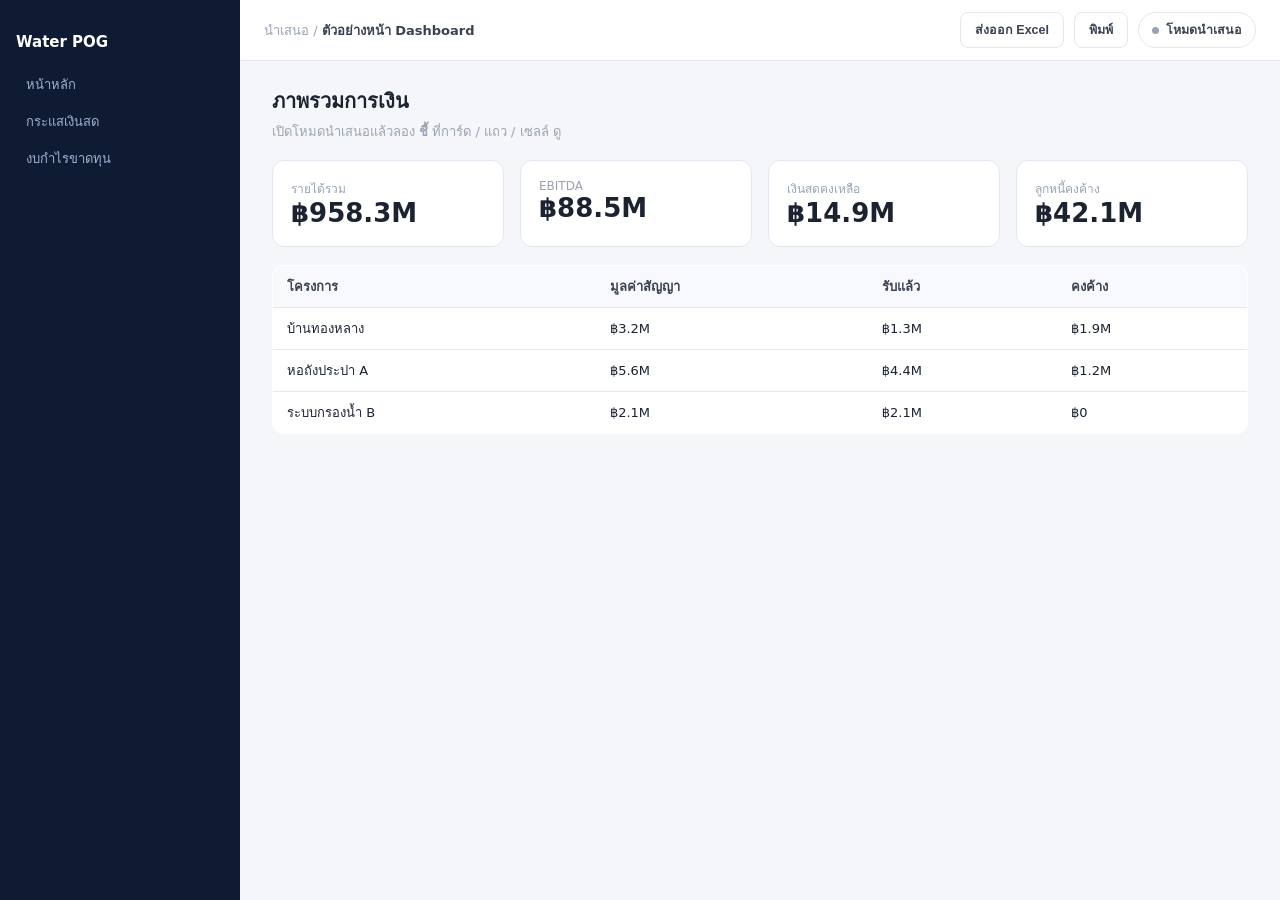
<file: docs/present-mode-snippet.html>
<!DOCTYPE html>
<html lang="th">
<head>
<meta charset="utf-8">
<meta name="viewport" content="width=device-width, initial-scale=1">
<title>โหมดนำเสนอ — snippet พร้อมก็อป (vanilla HTML/CSS/JS)</title>
<style>
  /* ════════════════════════════════════════════════════════════════════
     ส่วนนี้คือ "ของจริง" ที่ต้องก็อปไปเว็บอื่น — มี 2 ก้อน:
       (A) สไตล์โหมดนำเสนอ  (มองหา  @@ PRESENT MODE @@)
       (B) ปุ่ม toggle       (.present-toggle)
     ที่เหลือ (--brand, .app, .sb, .card ฯลฯ) เป็น "เว็บตัวอย่าง" ให้เห็นภาพ —
     เว็บคุณมี layout/สีของตัวเองอยู่แล้ว แค่ map ชื่อ class ให้ตรง
     ════════════════════════════════════════════════════════════════════ */

  :root {
    --brand-300:#7fb3ff; --brand-500:#2f6df0; --brand-700:#1c44a8;
    --line:#e3e7ee; --panel:#fff; --ink-300:#9aa3b2; --ink-600:#3a4252;
    --ease:cubic-bezier(.22,.61,.36,1); --t-fast:.15s ease;
    --bg:#f4f6fa;
  }
  * { box-sizing:border-box; }
  body { margin:0; font-family:system-ui,"Segoe UI",sans-serif; background:var(--bg); color:#1c2330; }

  /* ── layout เว็บตัวอย่าง (เว็บคุณใช้ของตัวเอง) ───────────────────────── */
  .app { display:grid; grid-template-columns:240px 1fr; min-height:100vh; }
  .sb { background:#0f1b33; color:#cdd6e8; padding:18px 16px; }
  .sb h3 { color:#fff; font-size:15px; }
  .sb a { display:block; color:#9fb0d0; text-decoration:none; padding:8px 10px; border-radius:8px; font-size:13px; }
  .sb a:hover { background:rgba(255,255,255,.06); color:#fff; }
  .main { display:flex; flex-direction:column; }
  .topbar { display:flex; align-items:center; justify-content:space-between;
            padding:12px 24px; background:#fff; border-bottom:1px solid var(--line); }
  .crumbs { font-size:13px; color:var(--ink-300); }
  .crumbs .now { color:var(--ink-600); font-weight:600; }
  .tb-actions { display:flex; align-items:center; gap:10px; }
  .btn { padding:7px 14px; border:1.5px solid var(--line); background:#fff; border-radius:8px;
         font-size:12.5px; font-weight:600; cursor:pointer; color:var(--ink-600); }
  .page { max-width:1100px; margin:0 auto; width:100%; padding:24px 32px 56px; }
  .page-title { font-size:20px; margin:0 0 4px; }
  .grid { display:grid; grid-template-columns:repeat(auto-fit,minmax(200px,1fr)); gap:16px; margin:18px 0; }
  .card { background:var(--panel); border:1px solid var(--line); border-radius:12px; padding:18px; }
  .card .big { font-size:26px; font-weight:800; }
  .card .lbl { font-size:12px; color:var(--ink-300); }
  table { width:100%; border-collapse:collapse; background:#fff; border:1px solid var(--line);
          border-radius:12px; overflow:hidden; }
  th,td { padding:10px 14px; text-align:left; font-size:13px; border-bottom:1px solid var(--line); }
  th { background:#f7f9fc; color:var(--ink-600); }

  /* ╔══════════════════════════════════════════════════════════════════╗
     ║  @@ PRESENT MODE @@  — ก็อปก้อนนี้ทั้งก้อนไปเว็บอื่น               ║
     ║  ทุกกฎ scope ใต้ `body.present-mode .present-page` → ปิดโหมด =     ║
     ║  หน้าตาปกติ 100%. ใส่ class `present-page` ที่ root ของหน้าที่จะ   ║
     ║  นำเสนอ; ใส่ class `no-present` กับปุ่มที่อยากซ่อนตอนนำเสนอ.       ║
     ╚══════════════════════════════════════════════════════════════════╝ */

  /* (1) เต็มจอ: ซ่อน sidebar + แถบรก, เนื้อหาเต็มกว้าง, title ใหญ่ขึ้น */
  body.present-mode .app { grid-template-columns:1fr; }
  body.present-mode .sb { display:none !important; }
  body.present-mode .topbar { padding:10px 32px; }
  body.present-mode .page { max-width:none; padding:26px 40px 56px; }
  body.present-mode .page-title { font-size:26px; }
  body.present-mode .no-present { display:none !important; }  /* ซ่อนปุ่มเครื่องมือ */

  /* (2) การ์ดมุมมน + เตรียม transition (เฉพาะตอนเปิดโหมด) */
  body.present-mode .present-page .card {
    border-radius:20px;
    transition:transform .28s var(--ease), box-shadow .28s var(--ease),
               opacity .28s var(--ease), filter .28s var(--ease);
  }
  /* (3) SPOTLIGHT การ์ด: ชี้อันไหน → ยกตัว + ring เรืองแสงสีแบรนด์ */
  body.present-mode .present-page .card:hover {
    transform:translateY(-4px);
    box-shadow:
      0 22px 55px -16px color-mix(in oklch, var(--brand-500) 60%, transparent),
      0 0 0 2.5px color-mix(in oklch, var(--brand-500) 55%, transparent);
    position:relative; z-index:6;
  }
  /* (4) SPOTLIGHT ตาราง: ชี้แถว → ไฮไลต์ทั้งแถว + แถบสีซ้าย */
  body.present-mode .present-page table tbody tr {
    transition:background .2s var(--ease), box-shadow .2s var(--ease);
  }
  body.present-mode .present-page table tbody tr:hover {
    background:color-mix(in oklch, var(--brand-500) 13%, white) !important;
    box-shadow:inset 4px 0 0 0 var(--brand-500);
  }
  /* (5) SPOTLIGHT เซลล์: ชี้เซลล์ → เข้มกว่าแถว + กรอบในเซลล์ */
  body.present-mode .present-page table tbody td {
    transition:background .15s var(--ease), box-shadow .15s var(--ease);
  }
  body.present-mode .present-page table tbody td:hover {
    background:color-mix(in oklch, var(--brand-500) 30%, white) !important;
    box-shadow:inset 0 0 0 2px var(--brand-500);
    position:relative; z-index:1;
  }
  /* (6) ขยายตัวอักษรบนจอใหญ่ (option) — ใช้ zoom กับหน้าที่ font เป็น px ตายตัว
     แปะ class `present-zoom` เพิ่มที่ root หน้าที่อยากให้ขยาย */
  body.present-mode .present-zoom { zoom:1.15; }
  @media (min-width:1450px){ body.present-mode .present-zoom { zoom:1.3; } }
  @media (min-width:1900px){ body.present-mode .present-zoom { zoom:1.5; } }
  /* เคารพ reduced-motion */
  @media (prefers-reduced-motion:reduce){
    body.present-mode .present-page .card:hover { transform:none; }
  }

  /* (B) ปุ่ม toggle บน topbar */
  .present-toggle {
    display:inline-flex; align-items:center; gap:7px;
    padding:7px 13px; border-radius:999px; cursor:pointer;
    font-size:12.5px; font-weight:600; white-space:nowrap;
    border:1.5px solid var(--line); background:var(--panel); color:var(--ink-600);
    transition:all var(--t-fast);
  }
  .present-toggle:hover { border-color:var(--brand-300); color:var(--brand-700); }
  .present-toggle .dot { width:7px; height:7px; border-radius:50%; background:var(--ink-300); }
  .present-toggle.is-on {
    background:linear-gradient(135deg, var(--brand-500), var(--brand-700));
    border-color:transparent; color:#fff;
    box-shadow:0 4px 14px -4px color-mix(in oklch, var(--brand-500) 70%, transparent);
  }
  .present-toggle.is-on .dot { background:#7dffb0; box-shadow:0 0 0 3px rgba(125,255,176,.3);
    animation:pulse-dot 1.6s ease-in-out infinite; }
  @keyframes pulse-dot { 0%,100%{opacity:1} 50%{opacity:.45} }
</style>
</head>
<body>
  <div class="app">
    <aside class="sb">
      <h3>Water POG</h3>
      <a href="#">หน้าหลัก</a>
      <a href="#">กระแสเงินสด</a>
      <a href="#">งบกำไรขาดทุน</a>
    </aside>

    <div class="main">
      <div class="topbar">
        <div class="crumbs">นำเสนอ / <span class="now">ตัวอย่างหน้า Dashboard</span></div>
        <div class="tb-actions">
          <!-- ปุ่มที่อยากซ่อนตอนนำเสนอ → ใส่ class no-present -->
          <button class="btn no-present">ส่งออก Excel</button>
          <button class="btn no-present">พิมพ์</button>
          <!-- ปุ่ม toggle (สร้าง/ผูก event ใน JS ด้านล่าง) -->
          <button id="presentToggle" class="present-toggle" type="button">
            <span class="dot"></span><span class="lbl">โหมดนำเสนอ</span>
          </button>
        </div>
      </div>

      <!-- ★ root ของหน้าที่จะนำเสนอ ต้องมี class present-page (+ present-zoom ถ้าอยากให้ขยาย) -->
      <div class="page present-page">
        <h1 class="page-title">ภาพรวมการเงิน</h1>
        <div style="font-size:13px;color:var(--ink-300)">
          เปิดโหมดนำเสนอแล้วลอง <b>ชี้</b> ที่การ์ด / แถว / เซลล์ ดู
        </div>

        <div class="grid">
          <div class="card"><div class="lbl">รายได้รวม</div><div class="big">฿958.3M</div></div>
          <div class="card"><div class="lbl">EBITDA</div><div class="big">฿88.5M</div></div>
          <div class="card"><div class="lbl">เงินสดคงเหลือ</div><div class="big">฿14.9M</div></div>
          <div class="card"><div class="lbl">ลูกหนี้คงค้าง</div><div class="big">฿42.1M</div></div>
        </div>

        <table>
          <thead><tr><th>โครงการ</th><th>มูลค่าสัญญา</th><th>รับแล้ว</th><th>คงค้าง</th></tr></thead>
          <tbody>
            <tr><td>บ้านทองหลาง</td><td>฿3.2M</td><td>฿1.3M</td><td>฿1.9M</td></tr>
            <tr><td>หอถังประปา A</td><td>฿5.6M</td><td>฿4.4M</td><td>฿1.2M</td></tr>
            <tr><td>ระบบกรองน้ำ B</td><td>฿2.1M</td><td>฿2.1M</td><td>฿0</td></tr>
          </tbody>
        </table>
      </div>
    </div>
  </div>

<script>
/* ════════════════════════════════════════════════════════════════════════
   (A) ลอจิกโหมดนำเสนอ — vanilla, ก็อปไปวางได้เลย
   หลักการ: toggle class `present-mode` บน <body> + จำใน localStorage +
            ขอ Fullscreen API + sync ตอนผู้ใช้กด Esc ออกเอง
   ════════════════════════════════════════════════════════════════════════ */
(function () {
  var KEY = 'present-mode';
  var btn = document.getElementById('presentToggle');

  function apply(on) {
    document.body.classList.toggle('present-mode', on);
    btn.classList.toggle('is-on', on);
    btn.querySelector('.lbl').textContent = on ? 'ออกจากโหมดนำเสนอ' : 'โหมดนำเสนอ';
    try { localStorage.setItem(KEY, on ? '1' : '0'); } catch (e) {}
  }

  function isOn() { return document.body.classList.contains('present-mode'); }

  async function toggle() {
    var next = !isOn();
    apply(next);
    // Fullscreen API (เผื่อ browser/iframe บล็อก → สไตล์ยังทำงานปกติ)
    try {
      var el = document.documentElement;
      var fsEl = document.fullscreenElement || document.webkitFullscreenElement;
      if (next && !fsEl) {
        await (el.requestFullscreen ? el.requestFullscreen() : el.webkitRequestFullscreen && el.webkitRequestFullscreen());
      } else if (!next && fsEl) {
        await (document.exitFullscreen ? document.exitFullscreen() : document.webkitExitFullscreen && document.webkitExitFullscreen());
      }
    } catch (e) {}
  }

  // ผู้ใช้กด Esc / ออกจาก fullscreen เอง → ปิดโหมดให้ตรงกัน
  function syncFs() {
    var fsEl = document.fullscreenElement || document.webkitFullscreenElement;
    if (!fsEl && isOn()) apply(false);
  }
  document.addEventListener('fullscreenchange', syncFs);
  document.addEventListener('webkitfullscreenchange', syncFs);

  btn.addEventListener('click', toggle);

  // restore สถานะตอนโหลด (เปิดค้างข้ามหน้า) — แต่ fullscreen ขอใหม่ไม่ได้ถ้าไม่ใช่ user gesture
  try { if (localStorage.getItem(KEY) === '1') apply(true); } catch (e) {}
})();
</script>
</body>
</html>
</file>
